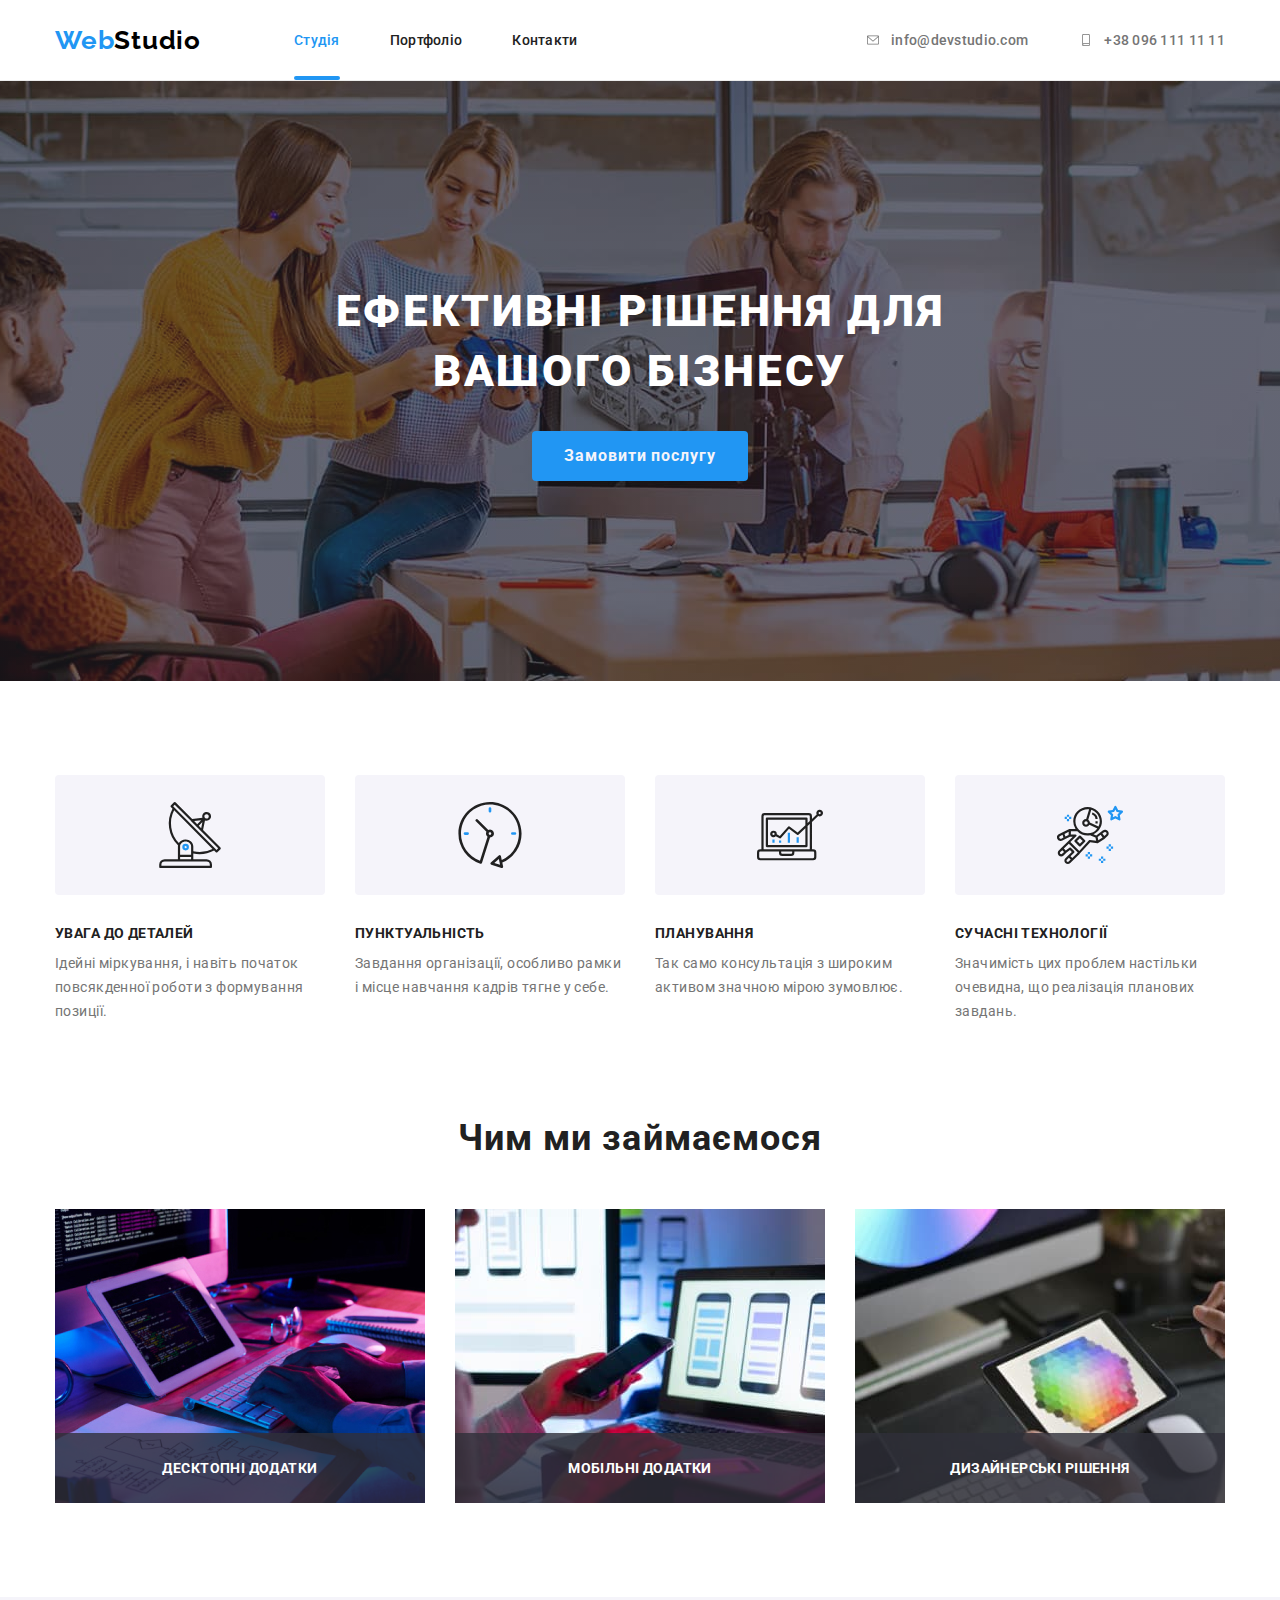
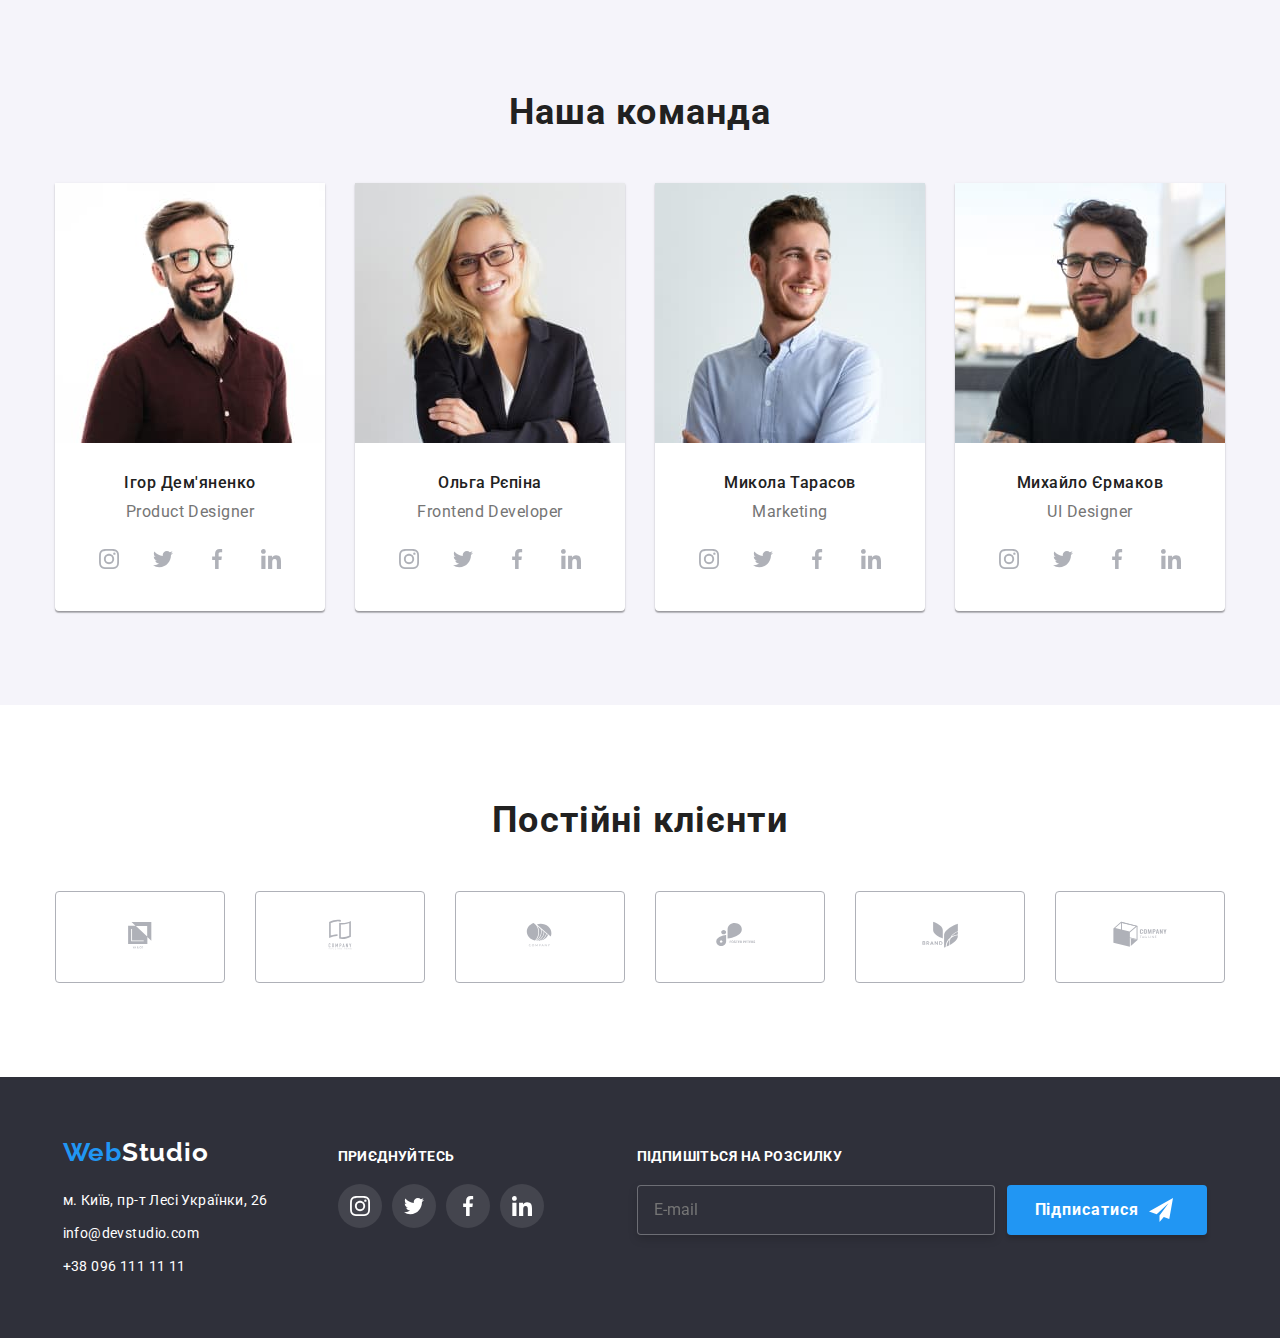
<file: index.html>
<!DOCTYPE html>
<html lang="uk">
<head>
  <meta charset="UTF-8">
  <meta http-equiv="X-UA-Compatible" content="IE=edge">
  <meta name="viewport" content="width=device-width, initial-scale=1.0">
  <title>Document</title>
  <link rel="preconnect" href="https://fonts.googleapis.com">
  <link rel="preconnect" href="https://fonts.gstatic.com" crossorigin>
  <link href="https://fonts.googleapis.com/css2?family=Oleo+Script&family=Raleway:wght@700&family=Roboto:wght@400;500;700;900&display=swap" rel="stylesheet">
  <link rel="stylesheet" href="https://cdnjs.cloudflare.com/ajax/libs/modern-normalize/1.1.0/modern-normalize.min.css">
  <link rel="stylesheet" href="./css/main.min.css">
  
</head>
<body>
<header class="header-line">
  <div class="conteiner site-nav">
    <nav class="site-nav">
      <a lang="en" class="logo" href="./index.html"><span class="logo--accent">Web</span><span class="logo--accent-second">Studio</span></a>
      <ul class=" site-nav list">
        <li class="site-nav__item"><a href="./index.html" class="site-nav__link current">Студія</a></li>
        <li class="site-nav__item"><a href="./portfolio.html" class="site-nav__link">Портфоліо</a></li>
        <li class="site-nav__item"><a href="#" class="site-nav__link">Контакти</a></li>
      </ul>
    </nav>
    <ul class="site-nav list header-contact">
      <li class="site-nav__item">
        <a href="#" class="site-nav__link-contact">
          <svg class="site-nav__contact-icon"  width="16" height="12">
            <use href="./images/icons.svg#icon-envelope"></use>
          </svg>info@devstudio.com
        </a>
      </li>
       <li class="site-nav__item">
         <a href="tel:+380961111111" class="site-nav__link-contact">
            <svg class="site-nav__contact-icon" width="16" height="12">
              <use href="./images/icons.svg#icon-smartphone">
              </use>
            </svg>+38 096 111 11 11
          </a>
       </li>
    </ul>
  </div>
</header>
<main>
  <section class="hero overlay">
    <div class="conteiner">
      <h1 class="hero__title">Ефективні рішення для вашого бізнесу</h1>
      <button type="button" class="hero__primary-button" data-modal-open>Замовити послугу</button>
         
    </div>
  </section>

  <section class="section benefits">
    <div class="conteiner">
      <h2 class="visually-hidden">Наші переваги</h2>
      <ul class="list benefits__conteiner">
        <li class="benefits__block">
          <div class="benefits__icon">
            <svg width="66" height="70">
              <use href="./images/icons.svg#icon-antenna"></use>
            </svg>
          </div>
          <h3 class="benefits__list">УВАГА ДО ДЕТАЛЕЙ</h3>
          <p class="benefits__description">Ідейні міркування, і навіть початок повсякденної роботи з формування позиції.</p>
        </li>
        <li class="benefits__block">
          <div class="benefits__icon"> 
           <svg width="66" height="70">
             <use href="./images/icons.svg#icon-clock"></use>
           </svg>
          </div>
          <h3 class="benefits__list">ПУНКТУАЛЬНІСТЬ</h3>
          <p class="benefits__description">Завдання організації, особливо рамки і місце навчання кадрів тягне у себе.</p>
        </li>
        <li class="benefits__block">
          <div class="benefits__icon">
           <svg width="66" height="70">
             <use href="./images/icons.svg#icon-diagram"></use>
           </svg>
          </div>
          <h3 class="benefits__list">ПЛАНУВАННЯ</h3>
          <p class="benefits__description">Так само консультація з широким активом значною мірою зумовлює.</p>
        </li>
        <li class="benefits__block">
          <div class="benefits__icon">
           <svg width="66" height="70">
             <use href="./images/icons.svg#icon-astronaut"></use>
           </svg>
          </div>
          <h3 class="benefits__list">СУЧАСНІ ТЕХНОЛОГІЇ</h3>
          <p class="benefits__description">Значимість цих проблем настільки очевидна, що реалізація планових завдань.</p>
        </li>
      </ul>
    </div>
  </section>
  
  <section class="action">
    <div class="conteiner">
      <h2 class="action__title">Чим ми займаємося</h2>
      <ul class="list action__list">
        <li class="action__list-element">
          <div class="action__item">
            <img src="./images/box1.jpg" alt="людина створює програми для комп'ютера" width="370" height="294">
            <p class="action__description">ДЕСКТОПНІ ДОДАТКИ</p>
          </div>
        </li>
        <li class="action__list-element">
          <div class="action__item">
            <img src="./images/box2.jpg" alt="людина створює версію сайту для телефону" width="370" height="294">
            <p class="action__description">МОБІЛЬНІ ДОДАТКИ</p>
          </div>
        </li>
        <li class="action__list-element">
          <div class="action__item">
            <img src="./images/box3.jpg" alt="людина обирає колір зпалітри кольорів" width="370" height="294">
            <p class="action__description">Дизайнерські рішення</p>
          </div>
        </li>
      </ul>
    </div>
  </section>
  
  <section class="members-section">
   <div class="conteiner">
      <h2 class="members-section__title">Наша команда</h2>
      <ul class="team">
       <li class="team__member">
          <img class="team__img" src="./images/img1.jpg" alt="усміхнений хлопець в окулярах, в бордовій сорочці" width="270" height="260">
          <h3 class="team__member-name">Ігор Дем'яненко</h3>
          <p class="team__position">Product Designer</p>
            <ul class="social-link">
              <li >
               <a class="social-link__icon" href="#">
                 <svg class="social-link__icon-img" width="20" height="20">
                   <use href="./images/icons.svg#icon-instagram-2"></use>
                 </svg>
               </a>
              </li>
              <li>
                <a class="social-link__icon" href="#">
                  <svg class="social-link__icon-img" width="20" height="20">
                    <use href="./images/icons.svg#icon-twitter-1"></use>
                  </svg>
                </a>
              </li>
              <li>
                <a class="social-link__icon" href="#">
                  <svg class="social-link__icon-img" width="20" height="20">
                    <use href="./images/icons.svg#icon-facebook-1"></use>
                  </svg>
                </a>
              </li>
              <li>
                <a class="social-link__icon" href="#">
                  <svg class="social-link__icon-img" width="20" height="20">
                    <use href="./images/icons.svg#icon-linkedin-1"></use>
                  </svg>
                </a>
              </li>
            </ul>
       </li>
       <li class="team__member">
          <img class="team__img" src="./images/img2.jpg" alt="усміхнена жінка в чорному жакеті" width="270" height="260">
          <h3 class="team__member-name">Ольга Рєпіна</h3>
          <p class="team__position">Frontend Developer</p>
          <ul class="social-link">
              <li>
                <a class="social-link__icon" href="#">
                  <svg class="social-link__icon-img" width="20" height="20">
                    <use href="./images/icons.svg#icon-instagram-2"></use>
                  </svg>
                </a>
              </li>
              <li>
                <a class="social-link__icon" href="#">
                  <svg class="social-link__icon-img" width="20" height="20">
                    <use href="./images/icons.svg#icon-twitter-1"></use>
                  </svg>
                </a>
              </li>
              <li>
                <a class="social-link__icon" href="#">
                  <svg class="social-link__icon-img" width="20" height="20">
                    <use href="./images/icons.svg#icon-facebook-1"></use>
                  </svg>
                </a>
              </li>
              <li>
                <a class="social-link__icon" href="#">
                  <svg class="social-link__icon-img" width="20" height="20">
                    <use href="./images/icons.svg#icon-linkedin-1"></use>
                  </svg>
                </a>
              </li>
          </ul>
       </li>
       <li class="team__member">
          <img class="team__img" src="./images/img3.jpg" alt="молодий чоловік в блакитній сорочці" width="270" height="260">
          <h3 class="team__member-name">Микола Тарасов</h3>
          <p class="team__position">Marketing</p>
          <ul class="social-link">
            <li>
              <a class="social-link__icon" href="#">
                <svg class="social-link__icon-img" width="20" height="20">
                  <use href="./images/icons.svg#icon-instagram-2"></use>
                </svg>
              </a>
            </li>
            <li>
              <a class="social-link__icon" href="#">
                <svg class="social-link__icon-img" width="20" height="20">
                  <use href="./images/icons.svg#icon-twitter-1"></use>
                </svg>
              </a>
            </li>
            <li>
              <a class="social-link__icon" href="#">
                <svg class="social-link__icon-img" width="20" height="20">
                  <use href="./images/icons.svg#icon-facebook-1"></use>
                </svg>
              </a>
            </li>
            <li>
              <a class="social-link__icon" href="#">
                <svg class="social-link__icon-img" width="20" height="20">
                  <use href="./images/icons.svg#icon-linkedin-1"></use>
                </svg>
              </a>
            </li>
          </ul>
       </li>
       <li class="team__member">
          <img class="team__img" src="./images/img4.jpg" alt="усміхнений чоловік в чорній футболці" width="270" height="260">
          <h3 class="team__member-name">Михайло Єрмаков</h3>
          <p class="team__position">UI Designer</p>
          <ul class="social-link">
            <li>
              <a class="social-link__icon" href="#">
                <svg class="social-link__icon-img" width="20" height="20">
                  <use href="./images/icons.svg#icon-instagram-2"></use>
                </svg>
              </a>
            </li>
            <li>
              <a class="social-link__icon" href="#">
                <svg class="social-link__icon-img" width="20" height="20">
                  <use href="./images/icons.svg#icon-twitter-1"></use>
                </svg>
              </a>
            </li>
            <li>
              <a class="social-link__icon" href="#">
                <svg class="social-link__icon-img" width="20" height="20">
                  <use href="./images/icons.svg#icon-facebook-1"></use>
                </svg>
              </a>
            </li>
            <li>
              <a class="social-link__icon" href="#">
                <svg class="social-link__icon-img" width="20" height="20">
                  <use href="./images/icons.svg#icon-linkedin-1"></use>
                </svg>
              </a>
            </li>
          </ul>
       </li>
      </ul>
   </div>
  </section>

  <section class="clients">
    <div class="conteiner">
      <h2 class="clients__title"> Постійні клієнти</h2>
      <ul class="clients__list">
        <li class="clients__item">
          <a class="clients__link" href="#"> 
           <svg width="106" height="60">
            <use href="./images/icons.svg#icon-Logo"></use>
           </svg>
          </a>
        </li>
        <li class="clients__item">
          <a class="clients__link" href="#">
           <svg width="106" height="60">
            <use href="./images/icons.svg#icon-Logo-1"></use>
           </svg>
          </a>
        </li>
        <li class="clients__item">
          <a class="clients__link" href="#">
           <svg width="106" height="60">
            <use href="./images/icons.svg#icon-Logo-2"></use>
           </svg>
          </a>
        </li>
        <li class="clients__item">
          <a class="clients__link" href="#">
           <svg width="106" height="60">
            <use href="./images/icons.svg#icon-Logo-3"></use>
           </svg>
          </a>
        </li>
        <li class="clients__item">
          <a class="clients__link" href="#">
           <svg width="106" height="60">
            <use href="./images/icons.svg#icon-Logo-4"></use>
           </svg>
          </a>
        </li>
        <li class="clients__item">
          <a class="clients__link" href="#">
           <svg width="106" height="60">
            <use href="./images/icons.svg#icon-Logo-5"></use>
           </svg>
          </a>
        </li>
      </ul>
    </div>

  </section>
  
</main>

<footer class="footer">
    <div class="conteiner">
      <div class="parrent-address">
        <div class="address-content">
          <a lang="en" class="footer__logo" href="./index.html"><span class="footer__logo--accent">Web</span><span class="footer__logo--accent-second">Studio</span></a>
          <address class="address">
            <ul class="address__list">
              <li class="address__item">
                <a href="https://goo.gl/maps/9u5cawYjL2fReU3x6" target="_blank" rel="noopener noreferrer nofollow"
                  class="address__contact"> м. Київ, пр-т Лесі Українки, 26</a>
              </li>
              <li class="address__item"><a href="#" class="address__contact">info@devstudio.com</a></li>
              <li class="address__item"><a href="#" class="address__contact">+38 096 111 11 11</a></li>
            </ul>
          </address>
        </div>
        <div class="footer-networks">
          <h3 class="footer-networks__title">ПРИЄДНУЙТЕСЬ</h3>
          <ul class="footer-networks__links">
            <li>
             <a class="footer-networks__icon" href="#">
               <svg class="footer-networks__icon-img" width="20" height="20">
                 <use href="./images/icons.svg#icon-instagram-2"></use>
               </svg>
             </a>
            </li>
            <li>
             <a class="footer-networks__icon" href="#">
               <svg class="footer-networks__icon-img" width="20" height="20">
                 <use href="./images/icons.svg#icon-twitter-1"></use>
               </svg>
             </a>
            </li>
            <li>
             <a class="footer-networks__icon" href="#">
               <svg class="footer-networks__icon-img" width="20" height="20">
                 <use href="./images/icons.svg#icon-facebook-1"></use>
               </svg>
             </a>
            </li>
            <li>
             <a class="footer-networks__icon" href="#">
               <svg class="footer-networks__icon-img" width="20" height="20">
                 <use href="./images/icons.svg#icon-linkedin-1"></use>
               </svg>
             </a>
            </li>
          </ul>
        </div>
        <div class="sign-up">
          <form name="sign-up__form">
            <p class="sign-up__title">Підпишіться на розсилку</p>
            <div class="sign-up__input-button">
              <input id="sign-up-form" type="email" class="sign-up__input" placeholder="E-mail">
              <button type="button" class="sign-up__footer-button">Підписатися
                <svg class="sign-up__icon" width="24" height="24">
                  <use href="./images/icons.svg#icon-icon-send"></use>
                </svg>
              </button>
            </div>
          </form>
        </div>
      </div>
     
    </div>
</footer>

<div class="backdrop is-hidden" data-modal>
  <div class="modal">
    <button type="button" class="modal__close-button" data-modal-close>
      <svg class="modal__icon-close" width="18" height="18">
        <use href="./images/icons.svg#icon-close-black-18dp-2-1"></use>
      </svg>
    </button>
    <p class="modal__title">Залиште свої дані, ми вам передзвонимо</p>
    <form name="contact-form">
        <label class="form-label" for="username">Ім'я</label>
        <div class="form-control">
          <input class="form-control__input" id="username" name="username" type="text"/>
          <svg class="form-control__icon" width="12" height="12">
            <use href="./images/icons.svg#icon-person-black-18dp-1"></use>
          </svg>
        </div>
        <label class="form-label" for="telephone">Телефон</label>
        <div class="form-control">
          <input class="form-control__input" id="telephone" name="telephone" type="tel" />
          <svg class="form-control__icon" width="12" height="12">
            <use href="./images/icons.svg#icon-phone-black-18dp-1"></use>
          </svg>
        </div>
        <label class="form-label" for="email">Пошта</label>
        <div class="form-control">
          <input class="form-control__input" id="email" name="email" type="email"/>
          <svg class="form-control__icon" width="12" height="12">
            <use href="./images/icons.svg#icon-email-black-18dp-1"></use>
          </svg>
        </div>
        <label class="form-label" for="personal-comment">Коментар</label>
        <textarea class="form-control__textarea" name="personal-comment" id="personal-comment" placeholder="Введіть текст"></textarea>
        
        <div class="checkbox-control">
          <input id="terms-checkbox" type="checkbox" name="terms-checkbox" class="checkbox-contol__input"/>
          <span class="checkbox-control__border">
            <svg class="checkbox-icon" width="16" height="15">
              <use href="./images/icons.svg#icon-icon-check-1"></use>
            </svg>
          </span>
          <label class="checkbox-control__label" for="terms-checkbox">Погоджуюся з розсилкою та приймаю
            <a href="#">Умови договору</a>
          </label>
        </div>
        <button class="checkbox-control__button" type="submit" data-modal-send>Відправити</button>
      </form>
  </div>
</div>

 <script src="./js/modal.js"></script>
</body>
 
 </html>
</file>
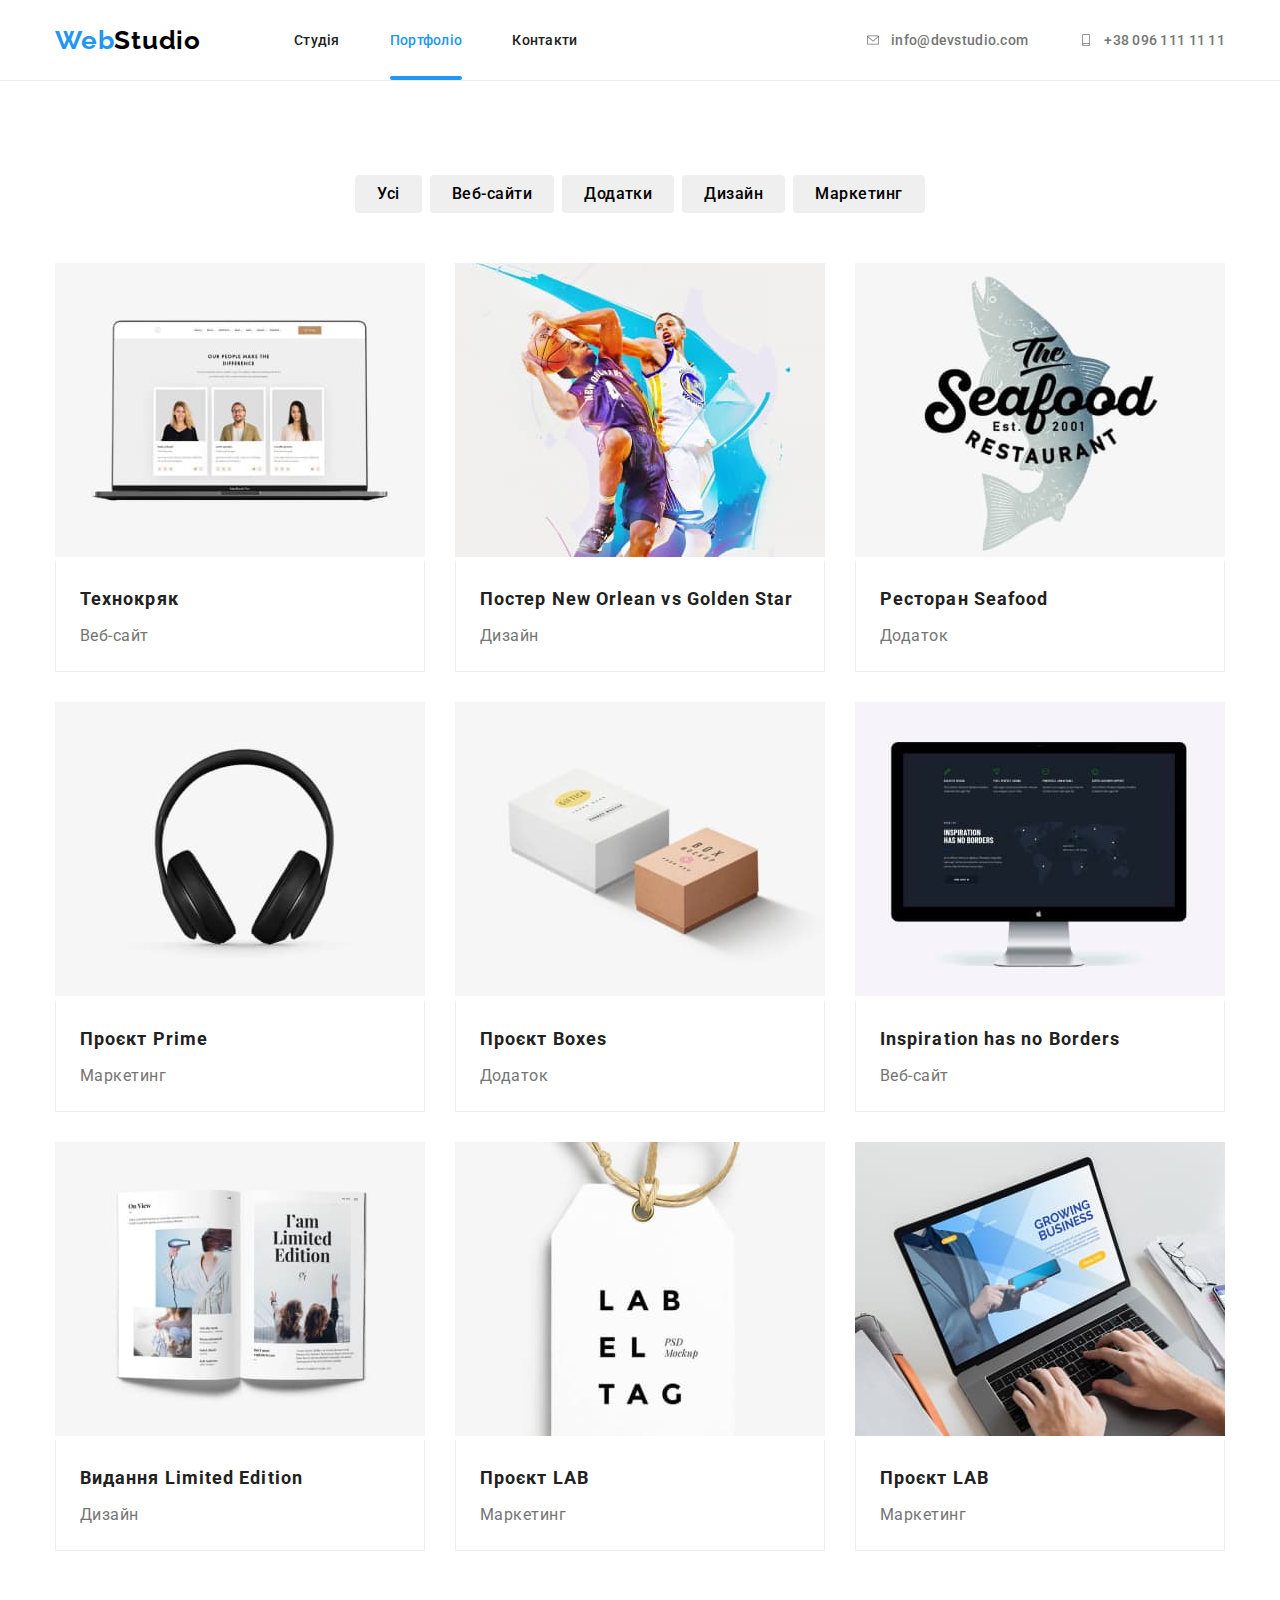
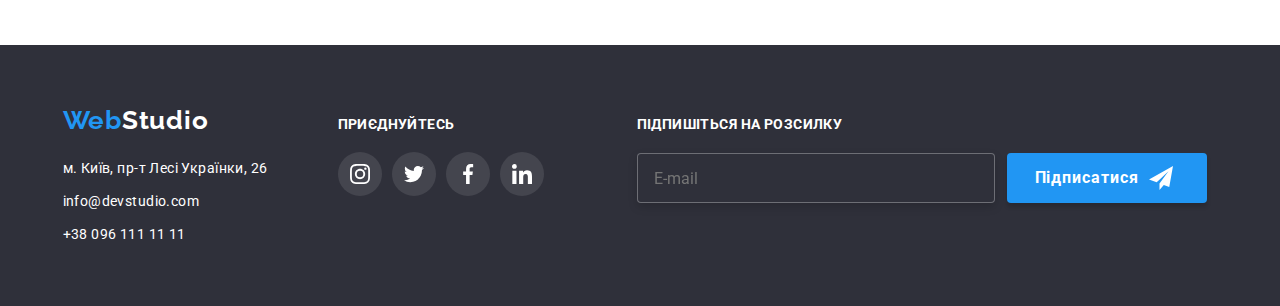
<file: portfolio.html>
<!DOCTYPE html>
<html lang="uk">
<head>
  <meta charset="UTF-8">
  <meta http-equiv="X-UA-Compatible" content="IE=edge">
  <meta name="viewport" content="width=device-width, initial-scale=1.0">
  <title>Document</title>
  <link rel="preconnect" href="https://fonts.googleapis.com">
  <link rel="preconnect" href="https://fonts.gstatic.com" crossorigin>
  <link href="https://fonts.googleapis.com/css2?family=Oleo+Script&family=Raleway:wght@700&family=Roboto:wght@400;500;700;900&display=swap" rel="stylesheet">
  <link rel="stylesheet" href="https://cdnjs.cloudflare.com/ajax/libs/modern-normalize/1.1.0/modern-normalize.min.css">

  <link rel="stylesheet" href="./css/main.min.css">
</head>

<body>
<header class="header-line">
  <div class="conteiner site-nav">
    <nav class="site-nav">
      <a lang="en" class="logo" href="./index.html"><span class="logo--accent">Web</span><span
          class="logo--accent-second">Studio</span></a>
      <ul class=" site-nav list">
        <li class="site-nav__item"><a href="./index.html" class="site-nav__link">Студія</a></li>
        <li class="site-nav__item"><a href="./portfolio.html" class="site-nav__link current">Портфоліо</a></li>
        <li class="site-nav__item"><a href="#" class="site-nav__link">Контакти</a></li>
      </ul>
    </nav>
    <ul class="site-nav list header-contact">
      <li class="site-nav__item">
        <a href="#" class="site-nav__link-contact">
          <svg class="site-nav__contact-icon" width="16" height="12">
            <use href="./images/icons.svg#icon-envelope"></use>
          </svg>info@devstudio.com
        </a>
      </li>
      <li class="site-nav__item">
        <a href="tel:+380961111111" class="site-nav__link-contact">
          <svg class="site-nav__contact-icon" width="16" height="12">
            <use href="./images/icons.svg#icon-smartphone">
            </use>
          </svg>+38 096 111 11 11
        </a>
      </li>
    </ul>
  </div>

</header>
<main>
  <section class="hero-portfolio">
    <div class="conteiner">
      <h1 class="visually-hidden">Наші роботи</h1>
      <ul class="list portfolio-list">
        <li class="portfolio-list__item"> <button type="button" class="portfolio-list__button">Усі</button></li>
        <li class="portfolio-list__item"> <button type="button" class="portfolio-list__button">Веб-сайти</button></li>
        <li class="portfolio-list__item"> <button type="button" class="portfolio-list__button">Додатки</button></li>
        <li class="portfolio-list__item"> <button type="button" class="portfolio-list__button">Дизайн</button></li>
        <li class="portfolio-list__item"> <button type="button" class="portfolio-list__button">Маркетинг</button></li>
      </ul>
      <h2 class="visually-hidden">Зразки проєктів</h2>
      <ul class="project-list">
        <li class="project-list__sample">
          <a class="project-list__link" href="#">
            <div class="card">
              <img class="card__img" src="./images/pj1.jpg" alt="відкритий веб-сайт на екрані ноутбука" width="370" height="294">
              <div class="card-overlay">
                <p class="card-overlay__text">
                  Ресурс пропонує комплексні пропозиції з різним рівнем функціоналу та сервісів. Все це дозволить відвідувачу отримати
                  вичерпні відомості про компанію чи приватну особу.
                </p>
              </div>
            </div>
            <div class="project-description">
              <h3 class="project-description__title">Технокряк</h3>
              <p class="project-description__text">Веб-сайт</p>
            </div>
          </a>
        </li>
        <li class="project-list__sample">
          <a class="project-list__link" href="#">
           <div class="card">
             <img class="card__img" src="./images/pj2.jpg" alt="відкритий веб-сайт на екрані ноутбука" width="370" height="294">
             <div class="card-overlay">
               <p class="card-overlay__text">
                Ресурс пропонує комплексні пропозиції з різним рівнем функціоналу та сервісів. Все це дозволить відвідувачу отримати
                вичерпні відомості про компанію чи приватну особу.
               </p>
             </div>
           </div>
           <div class="project-description">
             <h3 class="project-description__title">Постер New Orlean vs Golden Star</h3>
             <p class="project-description__text">Дизайн</p>
           </div>
          </a>
        </li>
        <li class="project-list__sample">
          <a class="project-list__link" href="#">
           <div class="card">
             <img class="card__img" src="./images/pj3.jpg" alt="відкритий веб-сайт на екрані ноутбука" width="370" height="294">
             <div class="card-overlay">
               <p class="card-overlay__text">
                Ресурс пропонує комплексні пропозиції з різним рівнем функціоналу та сервісів. Все це дозволить відвідувачу отримати
                вичерпні відомості про компанію чи приватну особу.
               </p>
             </div>
           </div>
            <div class="project-description">
              <h3 class="project-description__title">Ресторан Seafood</h3>
              <p class="project-description__text">Додаток</p>
            </div>
          </a>
        </li>
        <li class="project-list__sample">
          <a class="project-list__link" href="#">
           <div class="card">
             <img class="card__img" src="./images/pj4.jpg" alt="відкритий веб-сайт на екрані ноутбука" width="370" height="294">
             <div class="card-overlay">
               <p class="card-overlay__text">
                Ресурс пропонує комплексні пропозиції з різним рівнем функціоналу та сервісів. Все це дозволить відвідувачу отримати
                вичерпні відомості про компанію чи приватну особу.
               </p>
             </div>
           </div>
           <div class="project-description">
             <h3 class="project-description__title">Проєкт Prime</h3>
             <p class="project-description__text">Маркетинг</p>
           </div>
          </a>    
        </li>
        <li class="project-list__sample">
          <a class="project-list__link" href="#">
           <div class="card">
             <img class="card__img" src="./images/pj5.jpg" alt="відкритий веб-сайт на екрані ноутбука" width="370" height="294">
             <div class="card-overlay">
               <p class="card-overlay__text">
                Ресурс пропонує комплексні пропозиції з різним рівнем функціоналу та сервісів. Все це дозволить відвідувачу отримати
                вичерпні відомості про компанію чи приватну особу.
               </p>
             </div>
           </div>
           <div class="project-description">
             <h3 class="project-description__title">Проєкт Boxes</h3>
             <p class="project-description__text">Додаток</p>
           </div>
          </a>
        </li>
        <li class="project-list__sample">
          <a class="project-list__link" href="#">
           <div class="card">
             <img class="card__img" src="./images/pj6.jpg" alt="відкритий веб-сайт на екрані ноутбука" width="370" height="294">
             <div class="card-overlay">
               <p class="card-overlay__text">
                Ресурс пропонує комплексні пропозиції з різним рівнем функціоналу та сервісів. Все це дозволить відвідувачу отримати
                вичерпні відомості про компанію чи приватну особу.
               </p>
             </div>
           </div>
           <div class="project-description">
             <h3 class="project-description__title">Inspiration has no Borders</h3>
             <p class="project-description__text">Веб-сайт</p>
           </div>
          </a>
        </li>
        <li class="project-list__sample">
          <a class="project-list__link" href="#">
            <div class="card">
              <img class="card__img" src="./images/pj7.jpg" alt="відкритий веб-сайт на екрані ноутбука" width="370" height="294">
              <div class="card-overlay">
                <p class="card-overlay__text">
                  Ресурс пропонує комплексні пропозиції з різним рівнем функціоналу та сервісів. Все це дозволить відвідувачу отримати
                  вичерпні відомості про компанію чи приватну особу.
                </p>
              </div>
            </div>
           <div class="project-description">
             <h3 class="project-description__title">Видання Limited Edition</h3>
             <p class="project-description__text">Дизайн</p>
           </div>
          </a>
        </li>
        <li class="project-list__sample">
          <a class="project-list__link" href="#">
            <div class="card">
              <img class="card__img" src="./images/pj8.jpg" alt="відкритий веб-сайт на екрані ноутбука" width="370" height="294">
              <div class="card-overlay">
                <p class="card-overlay__text">
                  Ресурс пропонує комплексні пропозиції з різним рівнем функціоналу та сервісів. Все це дозволить відвідувачу отримати
                  вичерпні відомості про компанію чи приватну особу.
                </p>
              </div>
            </div>
            <div class="project-description">
              <h3 class="project-description__title">Проєкт LAB</h3>
              <p class="project-description__text">Маркетинг</p>
            </div>
          </a>
        </li>
        <li class="project-list__sample">
          <a class="project-list__link" href="#">
            <div class="card">
              <img class="card__img" src="./images/pj9.jpg" alt="відкритий веб-сайт на екрані ноутбука" width="370" height="294">
              <div class="card-overlay">
                <p class="card-overlay__text">
                  Ресурс пропонує комплексні пропозиції з різним рівнем функціоналу та сервісів. Все це дозволить відвідувачу отримати
                  вичерпні відомості про компанію чи приватну особу.
                </p>
              </div>
            </div>
            <div class="project-description">
              <h3 class="project-description__title">Проєкт LAB</h3>
              <p class="project-description__text">Маркетинг</p>
            </div>
          </a>
        </li>
      </ul>    
   </div>
  </section>   
  
</main>

<footer class="footer">
  <div class="conteiner">
    <div class="parrent-address">
      <div class="address-content">
        <a lang="en" class="footer__logo" href="./index.html"><span class="footer__logo--accent">Web</span><span class="footer__logo--accent-second">Studio</span></a>
        <address class="address">
          <ul class="address__list">
            <li class="address__item">
              <a href="https://goo.gl/maps/9u5cawYjL2fReU3x6" target="_blank" rel="noopener noreferrer nofollow"
                class="address__contact"> м. Київ, пр-т Лесі Українки, 26</a>
            </li>
            <li class="address__item"><a href="#" class="address__contact">info@devstudio.com</a></li>
            <li class="address__item"><a href="#" class="address__contact">+38 096 111 11 11</a></li>
          </ul>
        </address>
      </div>
      <div class="footer-networks">
        <h3 class="footer-networks__title">ПРИЄДНУЙТЕСЬ</h3>
        <ul class="footer-networks__links">
          <li>
            <a class="footer-networks__icon" href="#">
              <svg class="footer-networks__icon-img" width="20" height="20">
                <use href="./images/icons.svg#icon-instagram-2"></use>
              </svg>
            </a>
          </li>
          <li>
            <a class="footer-networks__icon" href="#">
              <svg class="footer-networks__icon-img" width="20" height="20">
                <use href="./images/icons.svg#icon-twitter-1"></use>
              </svg>
            </a>
          </li>
          <li>
            <a class="footer-networks__icon" href="#">
              <svg class="footer-networks__icon-img" width="20" height="20">
                <use href="./images/icons.svg#icon-facebook-1"></use>
              </svg>
            </a>
          </li>
          <li>
            <a class="footer-networks__icon" href="#">
              <svg class="footer-networks__icon-img" width="20" height="20">
                <use href="./images/icons.svg#icon-linkedin-1"></use>
              </svg>
            </a>
          </li>
        </ul>
      </div>
      <div class="sign-up">
        <form name="sign-up__form">
          <p class="sign-up__title">Підпишіться на розсилку</p>
          <div class="sign-up__input-button">
            <input id="sign-up-form" type="email" class="sign-up__input" placeholder="E-mail">
            <button type="button" class="sign-up__footer-button">Підписатися
              <svg class="sign-up__icon" width="24" height="24">
                <use href="./images/icons.svg#icon-icon-send"></use>
              </svg>
            </button>
          </div>
        </form>
      </div>
    </div>

  </div>
</footer>

<script src="./js/modal.js"></script>
</body>

</html>
</file>
<file: css/main.min.css>
:root{--primary-text-color: #757575;--title-text-color: #212121;--accent-color: #2196f3;--primary-background-color: #ffffff;--background-color: #f5f4fa;--text-color: #ffffff;--border-color: #ececec;--border-color-secondary: #eeeeee;--icon-color: #AFB1B8;--form-border-color: rgba(33, 33, 33, 0.2);--form-icon-fill: #212121;--checkbox-label-color: rgba(117, 117, 117, 1);--background-color-form: #2F303A;--background-color-form-button: #188CE8}html{-webkit-box-sizing:border-box;box-sizing:border-box}*,*::before,*::after{-webkit-box-sizing:inherit;box-sizing:inherit}body{background-color:var(--primary-background-color);color:var(--primary-text-color);font-family:"Roboto",sans-serif}.list{list-style:none;padding:0;background-color:var(--primary-background-color)}h1,h2,h3,h4,h5,h6,p,ul{margin:0;padding:0}.visually-hidden{position:absolute;white-space:nowrap;width:1px;height:1px;overflow:hidden;border:0;padding:0;clip:rect(0 0 0 0);-webkit-clip-path:inset(50%);clip-path:inset(50%);margin:-1px}.action{padding:0;padding-bottom:94px}.action .action__title{margin-bottom:50px;text-align:center;color:var(--title-text-color);font-weight:700;font-size:36px;line-height:42px;letter-spacing:.03em}.action .action__list{display:-webkit-box;display:-ms-flexbox;display:flex}.action .action__item{position:relative;display:-webkit-box;display:-ms-flexbox;display:flex}.action .action__description{position:absolute;content:"";display:-webkit-box;display:-ms-flexbox;display:flex;-webkit-box-align:center;-ms-flex-align:center;align-items:center;-webkit-box-pack:center;-ms-flex-pack:center;justify-content:center;bottom:0;left:0;width:100%;height:70px;margin:0;font-weight:700;font-size:14px;line-height:16px;text-align:center;letter-spacing:.03em;text-transform:uppercase;background-color:rgba(47,48,58,.8);color:var(--text-color)}.action__list-element+.action__list-element{margin-left:30px}.benefits{padding-bottom:94px;padding-top:94px;padding-left:0;padding-right:0}.benefits .benefits__icon{display:-webkit-box;display:-ms-flexbox;display:flex;-webkit-box-align:center;-ms-flex-align:center;align-items:center;-webkit-box-pack:center;-ms-flex-pack:center;justify-content:center;width:270px;height:120px;border-radius:4px;background-color:var(--background-color);margin-bottom:30px}.benefits .benefits__list{margin-bottom:10px;width:270px;color:var(--title-text-color);background-color:var(--primary-background-color);font-weight:700;font-size:14px;line-height:16px;letter-spacing:.03em;text-transform:uppercase}.benefits .benefits__description{width:270px;font-weight:400;font-size:14px;line-height:24px;letter-spacing:.03em;color:var(--primary-text-color)}.benefits__conteiner{display:-webkit-box;display:-ms-flexbox;display:flex}.benefits__conteiner .benefits__block+.benefits__block{margin-left:30px}.checkbox{display:-webkit-box;display:-ms-flexbox;display:flex;-webkit-box-align:center;-ms-flex-align:center;align-items:center;-webkit-box-pack:center;-ms-flex-pack:center;justify-content:center}.button-form{margin:0 auto}.button-form:hover,.button-form:focus{color:var(--background-color);background-color:#188ce8}.checkbox-control{position:relative;display:-webkit-box;display:-ms-flexbox;display:flex;-webkit-box-align:center;-ms-flex-align:center;align-items:center;-webkit-box-pack:center;-ms-flex-pack:center;justify-content:center;margin-bottom:30px}.checkbox-control__border{position:absolute;top:50%;left:20px;-webkit-transform:translateY(-50%);transform:translateY(-50%);display:-webkit-box;display:-ms-flexbox;display:flex;-webkit-box-align:center;-ms-flex-align:center;align-items:center;-webkit-box-pack:center;-ms-flex-pack:center;justify-content:center;width:16px;height:15px;border:2px solid #212121;border-radius:2px;background-color:var(--primary-white-color);background-origin:border-box;z-index:-1;-webkit-transition:background-color 250ms cubic-bezier(0.4, 0, 0.2, 1),fill-opacity 250ms cubic-bezier(0.4, 0, 0.2, 1);transition:background-color 250ms cubic-bezier(0.4, 0, 0.2, 1),fill-opacity 250ms cubic-bezier(0.4, 0, 0.2, 1)}.checkbox-control__input{appearance:none;-webkit-appearance:none;-moz-appearance:none}.checkbox-contol__input{position:absolute;width:1px;height:1px;display:-webkit-box;display:-ms-flexbox;display:flex;-webkit-box-align:center;-ms-flex-align:center;align-items:center;-webkit-box-pack:center;-ms-flex-pack:center;justify-content:center;opacity:0;cursor:pointer}.checkbox-contol__input:checked+.checkbox-control__border{border:none;background-color:var(--accent-color);fill:var(--primary-background-color)}.checkbox-control__label{display:block;padding-left:20px;line-height:1.71;font-size:14px;letter-spacing:.03em;color:var(--checkbox-label-color);cursor:pointer}.checkbox-control__label a{color:var(--accent-color)}.checkbox-control__button{display:block;margin:0 auto;border:none;border-radius:4px;padding:10px 52px;-webkit-box-shadow:0px 4px 4px rgba(0,0,0,.15);box-shadow:0px 4px 4px rgba(0,0,0,.15);background-color:var(--accent-color);color:var(--text-color);font-family:inherit;font-weight:700;font-size:16px;line-height:1.88;letter-spacing:.06em;cursor:pointer;-webkit-transition:background-color 250ms cubic-bezier(0.4, 0, 0.2, 1),color 250ms cubic-bezier(0.4, 0, 0.2, 1);transition:background-color 250ms cubic-bezier(0.4, 0, 0.2, 1),color 250ms cubic-bezier(0.4, 0, 0.2, 1)}.checkbox-control__button:hover{background-color:var(--background-color-form-button);color:var(--text-color)}.clients{padding-top:94px;padding-bottom:94px}.clients__list{display:-webkit-box;display:-ms-flexbox;display:flex;padding:0;gap:30px;list-style:none}.clients__title{display:-webkit-box;display:-ms-flexbox;display:flex;-webkit-box-pack:center;-ms-flex-pack:center;justify-content:center;text-align:center;margin-bottom:50px;font-weight:700;font-size:36px;line-height:42px;letter-spacing:.03em;color:var(--title-text-color)}.clients__item{display:-webkit-box;display:-ms-flexbox;display:flex;-webkit-box-pack:center;-ms-flex-pack:center;justify-content:center;-webkit-box-align:center;-ms-flex-align:center;align-items:center;cursor:pointer;text-decoration:none;width:170px;height:92px;border:1px solid var(--icon-color);border-radius:4px;color:var(--icon-color);fill:var(--icon-color);-webkit-transition:border-color 250ms cubic-bezier(0.4, 0, 0.2, 1),fill 250ms cubic-bezier(0.4, 0, 0.2, 1);transition:border-color 250ms cubic-bezier(0.4, 0, 0.2, 1),fill 250ms cubic-bezier(0.4, 0, 0.2, 1)}.clients__item:hover,.clients__item:focus{fill:var(--accent-color);border-color:var(--accent-color)}.clients__item:hover .clients__link,.clients__item:focus .clients__link{fill:var(--accent-color);border-color:var(--accent-color)}.conteiner{margin:auto;width:1200px;padding-left:15px;padding-right:15px}.sign-up{display:block;margin-left:93px}.sign-up .sign-up__title{display:block;margin-top:0;margin-bottom:20px;width:207px;font-weight:700;font-size:14px;line-height:16px;letter-spacing:.03em;line-height:1.14;color:var(--text-color);text-transform:uppercase}.sign-up .sign-up__input-button{display:-webkit-box;display:-ms-flexbox;display:flex;-webkit-box-align:center;-ms-flex-align:center;align-items:center;-webkit-box-pack:center;-ms-flex-pack:center;justify-content:center}.sign-up__input{width:358px;height:50px;margin-left:auto;margin-right:12px;font-size:16px;background-color:#2f303a;color:rgba(255,255,255,.6);padding-left:16px;line-height:1.2;outline:none;border:1px solid rgba(255,255,255,.3);-webkit-filter:drop-shadow(0px 4px 4px rgba(0, 0, 0, 0.15));filter:drop-shadow(0px 4px 4px rgba(0, 0, 0, 0.15));border-radius:4px;background-color:var(--background-color-form);-webkit-transition:border-color 250ms cubic-bezier(0.4, 0, 0.2, 1);transition:border-color 250ms cubic-bezier(0.4, 0, 0.2, 1)}.sign-up__input:hover,.sign-up__input:focus,.sign-up__input:active,.sign-up__input:focus-within{border-color:var(--accent-color)}.sign-up__footer-button{display:-webkit-box;display:-ms-flexbox;display:flex;-webkit-box-align:center;-ms-flex-align:center;align-items:center;text-align:center;font-weight:700;font-size:16px;line-height:30px;letter-spacing:.06em;color:var(--text-color);width:200px;height:50px;padding:10px 28px;background:var(--accent-color);border:none;-webkit-box-shadow:0px 4px 4px rgba(0,0,0,.15);box-shadow:0px 4px 4px rgba(0,0,0,.15);border-radius:4px;cursor:pointer;-webkit-transition:color 250ms cubic-bezier(0.4, 0, 0.2, 1),backgroung 250ms cubic-bezier(0.4, 0, 0.2, 1);transition:color 250ms cubic-bezier(0.4, 0, 0.2, 1),backgroung 250ms cubic-bezier(0.4, 0, 0.2, 1)}.sign-up__footer-button:hover,.sign-up__footer-button:focus{color:var(--background-color);background-color:#188ce8}.sign-up__icon{margin-left:10px;width:24px;height:24px}.footer-networks{display:block;list-style:none}.footer-networks .footer-networks__title{display:-webkit-box;display:-ms-flexbox;display:flex;margin-bottom:20px;font-weight:700;font-size:14px;line-height:16px;letter-spacing:.03em;color:var(--text-color)}.footer-networks .footer-networks__links{display:-webkit-box;display:-ms-flexbox;display:flex;list-style:none;-webkit-box-align:center;-ms-flex-align:center;align-items:center;-webkit-box-pack:center;-ms-flex-pack:center;justify-content:center;gap:10px}.footer-networks__icon{display:-webkit-box;display:-ms-flexbox;display:flex;-webkit-box-align:center;-ms-flex-align:center;align-items:center;-webkit-box-pack:center;-ms-flex-pack:center;justify-content:center;border:0;border-radius:50%;width:44px;height:44px;background-color:rgba(255,255,255,.1);-webkit-transition:background-color 250ms cubic-bezier(0.4, 0, 0.2, 1);transition:background-color 250ms cubic-bezier(0.4, 0, 0.2, 1)}.footer-networks__icon:hover,.footer-networks__icon:focus{background-color:var(--accent-color)}.footer-networks__icon-img{fill:var(--text-color)}.footer{background-color:#2f303a;padding-top:60px;padding-bottom:60px;padding-left:15px}.footer__logo{display:inline-block;margin-bottom:20px;text-decoration:none}.footer__logo--accent{color:var(--accent-color);font-family:"Raleway",sans-serif;font-weight:700;font-size:26px;line-height:31px;letter-spacing:.03em}.footer__logo--accent-second{color:var(--text-color);font-family:"Raleway",sans-serif;font-weight:700;font-size:26px;line-height:31px;letter-spacing:.03em}.address{font-style:normal}.address .address__list{list-style:none}.address__item{margin-bottom:9px}.address__item:last-child{margin:0}.parrent-address{display:-webkit-box;display:-ms-flexbox;display:flex;-webkit-box-align:baseline;-ms-flex-align:baseline;align-items:baseline}.address-content{margin-right:70px}.address__contact{color:var(--text-color);font-family:inherit;font-weight:400;font-size:14px;line-height:24px;letter-spacing:.03em;text-decoration:none;-webkit-transition:color 250ms cubic-bezier(0.4, 0, 0.2, 1);transition:color 250ms cubic-bezier(0.4, 0, 0.2, 1)}.address__contact:hover,.address__contact:focus{color:var(--accent-color)}.address__contact-rgba{color:rgba(255,255,255,.6)}.form-control{position:relative;margin-bottom:10px}.form-label{display:block;font-size:12px;line-height:1.17em;letter-spacing:.01em;color:var(--primary-text-color);margin-bottom:4px}.form-control__input{width:100%;padding:10px 14px 10px 35px;line-height:1.125;border:1px solid var(--form-border-color);border-radius:4px;outline:none;cursor:pointer;-webkit-transition:border-color 250ms cubic-bezier(0.4, 0, 0.2, 1);transition:border-color 250ms cubic-bezier(0.4, 0, 0.2, 1)}.form-control__input:focus{border-color:var(--accent-color)}.form-control__icon{position:absolute;pointer-events:none;top:50%;left:15px;-webkit-transform:translate(0%, -50%);transform:translate(0%, -50%);fill:var(--form-icon-fill);-webkit-transition:fill 250ms cubic-bezier(0.4, 0, 0.2, 1);transition:fill 250ms cubic-bezier(0.4, 0, 0.2, 1)}.form-control:focus-within .form-control__icon{fill:var(--accent-color)}.form-control__textarea{display:block;width:100%;height:120px;resize:none;padding:12px 16px;margin-bottom:20px;border:1px solid var(--form-border-color);border-radius:4px;font-size:12px;line-height:1.17;outline:none;cursor:pointer;fill:rgba(117,117,117,.5)}.form-control__textarea:focus{border-color:var(--accent-color)}.form-control__textarea:checked{border-color:var(--accent-color);fill:var(--accent-color)}.hero{position:relative;text-align:center;background-color:#2f303a;padding-bottom:200px;padding-top:200px}.hero .hero__title{margin-left:auto;margin-right:auto;margin-bottom:30px;width:696px;color:var(--text-color);font-family:"Roboto";font-weight:900;font-size:44px;line-height:60px;letter-spacing:.06em;text-transform:uppercase}.overlay{max-width:1600px;height:600px;margin-left:auto;margin-right:auto;background-image:-webkit-gradient(linear, left top, right top, from(rgba(47, 48, 58, 0.4)), to(rgba(47, 48, 58, 0.4))),url(../images/hero.jpg);background-image:linear-gradient(to right, rgba(47, 48, 58, 0.4), rgba(47, 48, 58, 0.4)),url(../images/hero.jpg);background-size:cover;background-repeat:no-repeat;background-position:center}.backdrop{z-index:1;padding:94px 15px;position:fixed;top:0;left:0;width:100%;height:100%;background:rgba(0,0,0,.2);opacity:1;-webkit-transition:opacity 250ms cubic-bezier(0.4, 0, 0.2, 1),visibility 250ms cubic-bezier(0.4, 0, 0.2, 1);transition:opacity 250ms cubic-bezier(0.4, 0, 0.2, 1),visibility 250ms cubic-bezier(0.4, 0, 0.2, 1)}.backdrop.is-hidden{visibility:hidden;pointer-events:none;opacity:0}.hero__primary-button{display:inline-block;padding:10px 32px;border:none;border-radius:4px;text-align:center;color:var(--background-color);background-color:var(--accent-color);-webkit-transition:color 250ms,fill 250ms,background-color 250ms,-webkit-box-shadow 250ms;transition:color 250ms,fill 250ms,background-color 250ms,-webkit-box-shadow 250ms;transition:color 250ms,fill 250ms,box-shadow 250ms,background-color 250ms;transition:color 250ms,fill 250ms,box-shadow 250ms,background-color 250ms,-webkit-box-shadow 250ms;-webkit-transition-timing-function:cubic-bezier(0.4, 0, 0.2, 1);transition-timing-function:cubic-bezier(0.4, 0, 0.2, 1);font-family:inherit;font-weight:700;font-size:16px;line-height:30px;letter-spacing:.06em;cursor:pointer;text-decoration:none}.hero__primary-button:hover,.hero__primary-button:focus{color:var(--background-color);background-color:#188ce8}.logo{display:block;padding-top:24px;padding-bottom:24px;margin-right:93px;text-decoration:none}.logo--accent{color:var(--accent-color);font-family:"Raleway",sans-serif;font-weight:700;font-size:26px;line-height:31px;letter-spacing:.03em}.logo--accent-second{color:#000;font-family:"Raleway",sans-serif;font-weight:700;font-size:26px;line-height:31px;letter-spacing:.03em}.members-section{padding-top:94px;padding-bottom:94px;background-color:var(--background-color)}.members-section .members-section__title{margin-bottom:50px;text-align:center;color:var(--title-text-color);font-weight:700;font-size:36px;line-height:42px;letter-spacing:.03em}.team{display:-webkit-box;display:-ms-flexbox;display:flex;padding:0;list-style:none}.team .team__member{-webkit-box-shadow:0px 1px 3px rgba(0,0,0,.12),0px 1px 1px rgba(0,0,0,.14),0px 2px 1px rgba(0,0,0,.2);box-shadow:0px 1px 3px rgba(0,0,0,.12),0px 1px 1px rgba(0,0,0,.14),0px 2px 1px rgba(0,0,0,.2);border-radius:0px 0px 4px 4px;background-color:var(--primary-background-color)}.team .team__img{display:block;max-width:100%;height:auto}.team .team__member+.team__member{margin-left:30px}.team__member-name{text-align:center;margin-bottom:10px;color:var(--title-text-color);padding-top:30px;font-weight:500;font-size:16px;line-height:19px;letter-spacing:.03em}.team__position{text-align:center;margin-bottom:16px;color:var(--primary-text-color);font-weight:400;font-size:16px;line-height:19px;letter-spacing:.03em}.modal{position:absolute;content:"";width:528px;max-height:581px;height:100%;background-color:var(--primary-background-color);top:50%;left:50%;padding:40px;-webkit-transform:translate(-50%, -50%) scale(1);transform:translate(-50%, -50%) scale(1);-webkit-box-shadow:0px 1px 3px rgba(0,0,0,.12),0px 1px 1px rgba(0,0,0,.14),0px 2px 1px rgba(0,0,0,.2);box-shadow:0px 1px 3px rgba(0,0,0,.12),0px 1px 1px rgba(0,0,0,.14),0px 2px 1px rgba(0,0,0,.2);border-radius:4px;-webkit-transition:color 250ms cubic-bezier(0.4, 0, 0.2, 1),background-color 250ms cubic-bezier(0.4, 0, 0.2, 1),-webkit-box-shadow 250ms cubic-bezier(0.4, 0, 0.2, 1);transition:color 250ms cubic-bezier(0.4, 0, 0.2, 1),background-color 250ms cubic-bezier(0.4, 0, 0.2, 1),-webkit-box-shadow 250ms cubic-bezier(0.4, 0, 0.2, 1);transition:color 250ms cubic-bezier(0.4, 0, 0.2, 1),box-shadow 250ms cubic-bezier(0.4, 0, 0.2, 1),background-color 250ms cubic-bezier(0.4, 0, 0.2, 1);transition:color 250ms cubic-bezier(0.4, 0, 0.2, 1),box-shadow 250ms cubic-bezier(0.4, 0, 0.2, 1),background-color 250ms cubic-bezier(0.4, 0, 0.2, 1),-webkit-box-shadow 250ms cubic-bezier(0.4, 0, 0.2, 1)}.modal .modal__title{display:-webkit-box;display:-ms-flexbox;display:flex;-webkit-box-align:center;-ms-flex-align:center;align-items:center;-webkit-box-pack:center;-ms-flex-pack:center;justify-content:center;max-width:448px;font-size:20px;margin-top:0;margin-bottom:12px;font-weight:700;letter-spacing:.03em;color:var(--form-icon-fill)}.modal .modal__close-button{position:absolute;display:-webkit-box;display:-ms-flexbox;display:flex;-webkit-box-align:center;-ms-flex-align:center;align-items:center;-webkit-box-pack:center;-ms-flex-pack:center;justify-content:center;top:8px;right:8px;width:30px;height:30px;padding:0;fill:rgba(0,0,0,.1);border:1px solid rgba(0,0,0,.1);background-color:var(--primary-background-color);color:#000;border-radius:50%;cursor:pointer}.modal__icon-close{width:11px;height:11px;fill:#000;-webkit-transition:fill 250ms cubic-bezier(0.4, 0, 0.2, 1);transition:fill 250ms cubic-bezier(0.4, 0, 0.2, 1)}.modal__icon-close:hover,.modal__icon-close:focus{fill:var(--accent-color)}.header-line{top:0;left:0;width:100%;z-index:1;margin-left:auto;margin-right:auto;border-bottom:1px solid var(--border-color);background-color:var(--primary-background-color)}.site-nav{display:-webkit-box;display:-ms-flexbox;display:flex;-webkit-box-align:center;-ms-flex-align:center;align-items:center}.site-nav .site-nav__item+.site-nav__item{margin-left:50px}.header-contact{margin-left:auto}.site-nav__link{display:block;padding-top:32px;padding-bottom:32px;position:relative;color:var(--title-text-color);font-family:inherit;font-weight:500;font-size:14px;line-height:16px;letter-spacing:.02em;text-decoration:none;-webkit-transition:color 250ms cubic-bezier(0.4, 0, 0.2, 1);transition:color 250ms cubic-bezier(0.4, 0, 0.2, 1)}.site-nav__link:hover,.site-nav__link:focus{color:var(--accent-color)}.site-nav__link.current{color:var(--accent-color)}.site-nav__link.current::after{display:inline-block;content:"";width:100%;height:4px;position:absolute;left:0;bottom:0;background-color:var(--accent-color);border-radius:2px;-webkit-transition:color 250ms cubic-bezier(0.4, 0, 0.2, 1);transition:color 250ms cubic-bezier(0.4, 0, 0.2, 1)}.site-nav__link-contact{display:-webkit-box;display:-ms-flexbox;display:flex;-webkit-box-align:center;-ms-flex-align:center;align-items:center;gap:10px;padding-top:32px;padding-bottom:32px;color:var(--primary-text-color);font-family:"Roboto";font-weight:500;font-size:14px;line-height:16px;letter-spacing:.02em;text-decoration:none;-webkit-transition:color 250ms cubic-bezier(0.4, 0, 0.2, 1);transition:color 250ms cubic-bezier(0.4, 0, 0.2, 1)}.site-nav__link-contact:hover{color:var(--accent-color)}.site-nav__link-contact:hover .site-nav__contact-icon,.site-nav__link-contact:focus .site-nav__contact-icon{fill:var(--accent-color)}.site-nav__contact-icon{display:-webkit-box;display:-ms-flexbox;display:flex;-webkit-box-align:center;-ms-flex-align:center;align-items:center;width:16px;height:12px;fill:var(--primary-text-color);-webkit-transition:fill 250ms cubic-bezier(0.4, 0, 0.2, 1);transition:fill 250ms cubic-bezier(0.4, 0, 0.2, 1)}.hero-portfolio{list-style:none;background-color:var(--primary-background-color);color:var(--title-text-color);padding-top:94px;padding-bottom:94px}.portfolio-list{display:-webkit-box;display:-ms-flexbox;display:flex;text-align:center;-webkit-box-pack:center;-ms-flex-pack:center;justify-content:center;margin-bottom:50px}.portfolio-list .portfolio-list__item+.portfolio-list__item{margin-left:8px}.portfolio-list__button{display:inline-block;padding:6px 22px;border:none;border-radius:4px;-webkit-box-align:center;-ms-flex-align:center;align-items:center;font-family:inherit;cursor:pointer;font-weight:500;font-size:16px;line-height:26px;letter-spacing:.03em;-webkit-transition:color 250ms cubic-bezier(0.4, 0, 0.2, 1),background-color 250ms cubic-bezier(0.4, 0, 0.2, 1),-webkit-box-shadow 250ms cubic-bezier(0.4, 0, 0.2, 1);transition:color 250ms cubic-bezier(0.4, 0, 0.2, 1),background-color 250ms cubic-bezier(0.4, 0, 0.2, 1),-webkit-box-shadow 250ms cubic-bezier(0.4, 0, 0.2, 1);transition:color 250ms cubic-bezier(0.4, 0, 0.2, 1),box-shadow 250ms cubic-bezier(0.4, 0, 0.2, 1),background-color 250ms cubic-bezier(0.4, 0, 0.2, 1);transition:color 250ms cubic-bezier(0.4, 0, 0.2, 1),box-shadow 250ms cubic-bezier(0.4, 0, 0.2, 1),background-color 250ms cubic-bezier(0.4, 0, 0.2, 1),-webkit-box-shadow 250ms cubic-bezier(0.4, 0, 0.2, 1)}.portfolio-list__button:hover,.portfolio-list__button:focus{background-color:var(--accent-color);color:var(--text-color);-webkit-box-shadow:0px 3px 1px rgba(0,0,0,.1),0px 1px 2px rgba(0,0,0,.08),0px 2px 2px rgba(0,0,0,.12);box-shadow:0px 3px 1px rgba(0,0,0,.1),0px 1px 2px rgba(0,0,0,.08),0px 2px 2px rgba(0,0,0,.12)}.project-description{padding:20px 24px;border-left:1px solid var(--border-color-secondary);border-right:1px solid var(--border-color-secondary);border-bottom:1px solid var(--border-color-secondary)}.project-description__title{margin-bottom:4px;color:var(--title-text-color);font-weight:700;font-size:18px;line-height:36px;letter-spacing:.06em}.project-description__text{color:var(--primary-text-color);font-weight:400;font-size:16px;line-height:30px;letter-spacing:.03em}.card{overflow:hidden;position:relative}.card-overlay{position:absolute;content:"";top:0;left:0;width:370px;height:294px;opacity:0;background-color:rgba(33,150,243,.9);-webkit-transition:opacity 250ms cubic-bezier(0.4, 0, 0.2, 1),-webkit-transform 250ms cubic-bezier(0.4, 0, 0.2, 1);transition:opacity 250ms cubic-bezier(0.4, 0, 0.2, 1),-webkit-transform 250ms cubic-bezier(0.4, 0, 0.2, 1);transition:transform 250ms cubic-bezier(0.4, 0, 0.2, 1),opacity 250ms cubic-bezier(0.4, 0, 0.2, 1);transition:transform 250ms cubic-bezier(0.4, 0, 0.2, 1),opacity 250ms cubic-bezier(0.4, 0, 0.2, 1),-webkit-transform 250ms cubic-bezier(0.4, 0, 0.2, 1);-webkit-transform:translateY(100%);transform:translateY(100%)}.card-overlay__text{position:absolute;content:"";list-style:none;color:var(--text-color);text-align:center;padding:63px 24px;opacity:0;font-weight:400;font-size:18px;line-height:28px;letter-spacing:.03em;-webkit-transition:opacity 250ms cubic-bezier(0.4, 0, 0.2, 1),-webkit-transform 250ms cubic-bezier(0.4, 0, 0.2, 1);transition:opacity 250ms cubic-bezier(0.4, 0, 0.2, 1),-webkit-transform 250ms cubic-bezier(0.4, 0, 0.2, 1);transition:transform 250ms cubic-bezier(0.4, 0, 0.2, 1),opacity 250ms cubic-bezier(0.4, 0, 0.2, 1);transition:transform 250ms cubic-bezier(0.4, 0, 0.2, 1),opacity 250ms cubic-bezier(0.4, 0, 0.2, 1),-webkit-transform 250ms cubic-bezier(0.4, 0, 0.2, 1)}.project-list__link:hover .card-overlay,.project-list__link:focus .card-overlay{-webkit-transform:translateY(0);transform:translateY(0);opacity:1}.project-list__link:hover .card-overlay__text,.project-list__link:focus .card-overlay__text{-webkit-transform:translateY(0);transform:translateY(0);opacity:1}.project-list{list-style:none;-ms-flex-wrap:wrap;flex-wrap:wrap;display:-webkit-box;display:-ms-flexbox;display:flex;padding:0}.project-list__sample{position:relative;width:370px;margin-right:30px;margin-bottom:30px}.project-list__sample:nth-child(3n){margin-right:0}.project-list__sample:nth-last-child(-n+3){margin-bottom:0}.project-list__sample:hover,.project-list__sample:focus{-webkit-box-shadow:0px 1px 1px rgba(0,0,0,.12),0px 4px 4px rgba(0,0,0,.06),1px 4px 6px rgba(0,0,0,.16);box-shadow:0px 1px 1px rgba(0,0,0,.12),0px 4px 4px rgba(0,0,0,.06),1px 4px 6px rgba(0,0,0,.16)}.project-list__link{display:block;text-decoration:none;-webkit-transition:-webkit-box-shadow 250ms;transition:-webkit-box-shadow 250ms;transition:box-shadow 250ms;transition:box-shadow 250ms, -webkit-box-shadow 250ms;-webkit-transition-timing-function:cubic-bezier(0.4, 0, 0.2, 1);transition-timing-function:cubic-bezier(0.4, 0, 0.2, 1)}.project-list__link:hover,.project-list__link:focus{-webkit-box-shadow:0px 1px 1px rgba(0,0,0,.12),0px 4px 4px rgba(0,0,0,.06),1px 4px 6px rgba(0,0,0,.16);box-shadow:0px 1px 1px rgba(0,0,0,.12),0px 4px 4px rgba(0,0,0,.06),1px 4px 6px rgba(0,0,0,.16)}.social-link{display:-webkit-box;display:-ms-flexbox;display:flex;list-style-type:none;-webkit-box-align:center;-ms-flex-align:center;align-items:center;-webkit-box-pack:center;-ms-flex-pack:center;justify-content:center;gap:10px;padding-bottom:30px}.social-link__icon{display:-webkit-box;display:-ms-flexbox;display:flex;-webkit-box-align:center;-ms-flex-align:center;align-items:center;-webkit-box-pack:center;-ms-flex-pack:center;justify-content:center;border:0;border-radius:50%;width:44px;height:44px;background-color:var(--primary-background-color);color:var(--icon-color);-webkit-transition:background-color 250ms cubic-bezier(0.4, 0, 0.2, 1);transition:background-color 250ms cubic-bezier(0.4, 0, 0.2, 1)}.social-link__icon:hover,.social-link__icon:focus{background-color:var(--accent-color)}.social-link__icon-img{fill:var(--icon-color);-webkit-transition:fill 250ms;transition:fill 250ms;-webkit-transition-timing-function:cubic-bezier(0.4, 0, 0.2, 1);transition-timing-function:cubic-bezier(0.4, 0, 0.2, 1)}.social-link__icon:hover .social-link__icon-img,.social-link__icon:focus .social-link__icon-img{fill:var(--text-color)}/*# sourceMappingURL=main.min.css.map */
</file>
